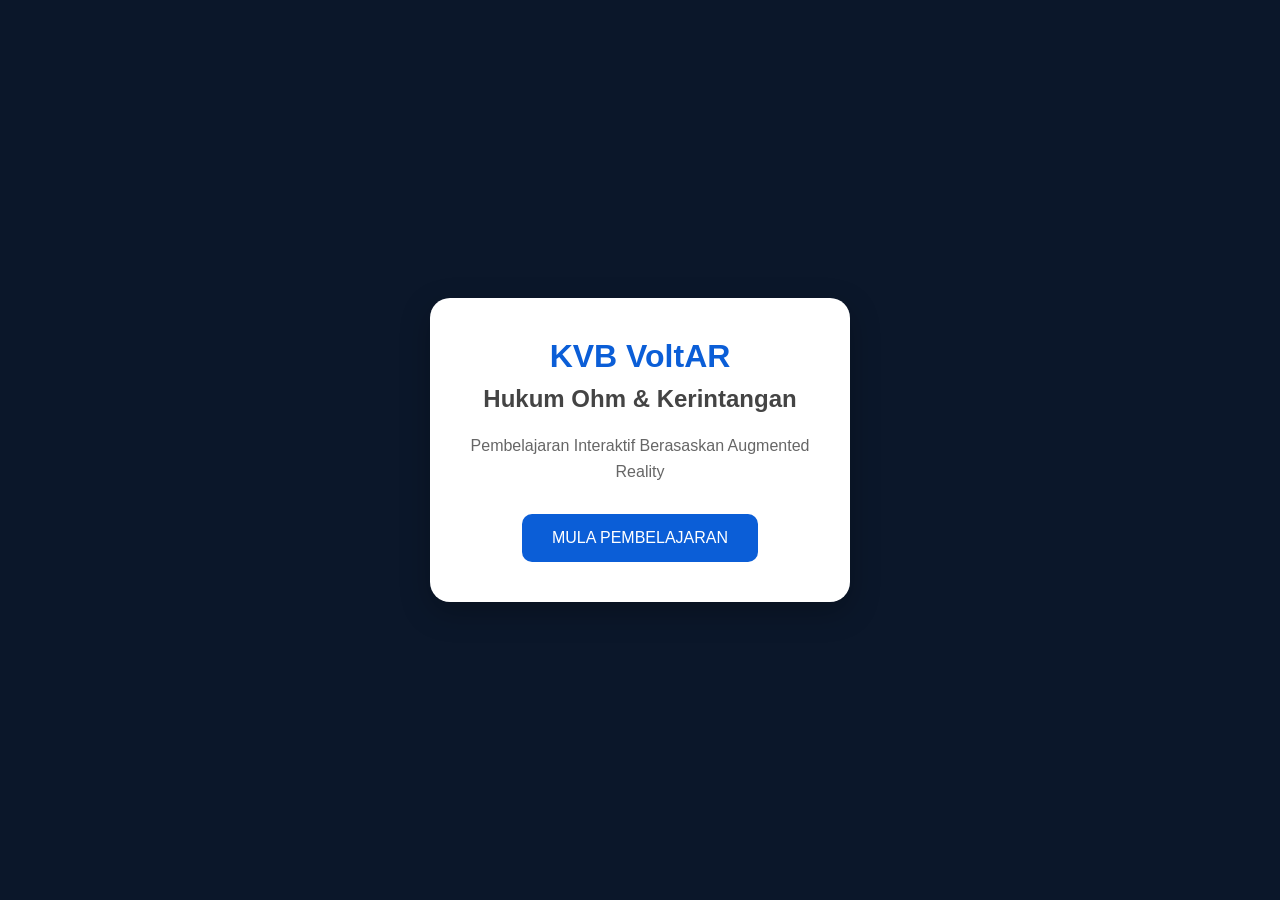
<file: index.html>
<!DOCTYPE html>
<html lang="ms">

<head>

    <meta charset="UTF-8">
    <meta name="viewport" content="width=device-width, initial-scale=1.0">

    <title>KVB VoltAR</title>

    <link rel="stylesheet" href="css/style.css">

</head>

<body>

    <div class="container">

        <div class="card">

            <h1>KVB VoltAR</h1>

            <h2>Hukum Ohm & Kerintangan</h2>

            <p>
                Pembelajaran Interaktif Berasaskan
                Augmented Reality
            </p>

            <button id="startButton">
                MULA PEMBELAJARAN
            </button>

        </div>

    </div>

    <script src="js/app.js"></script>

</body>

</html>
</file>
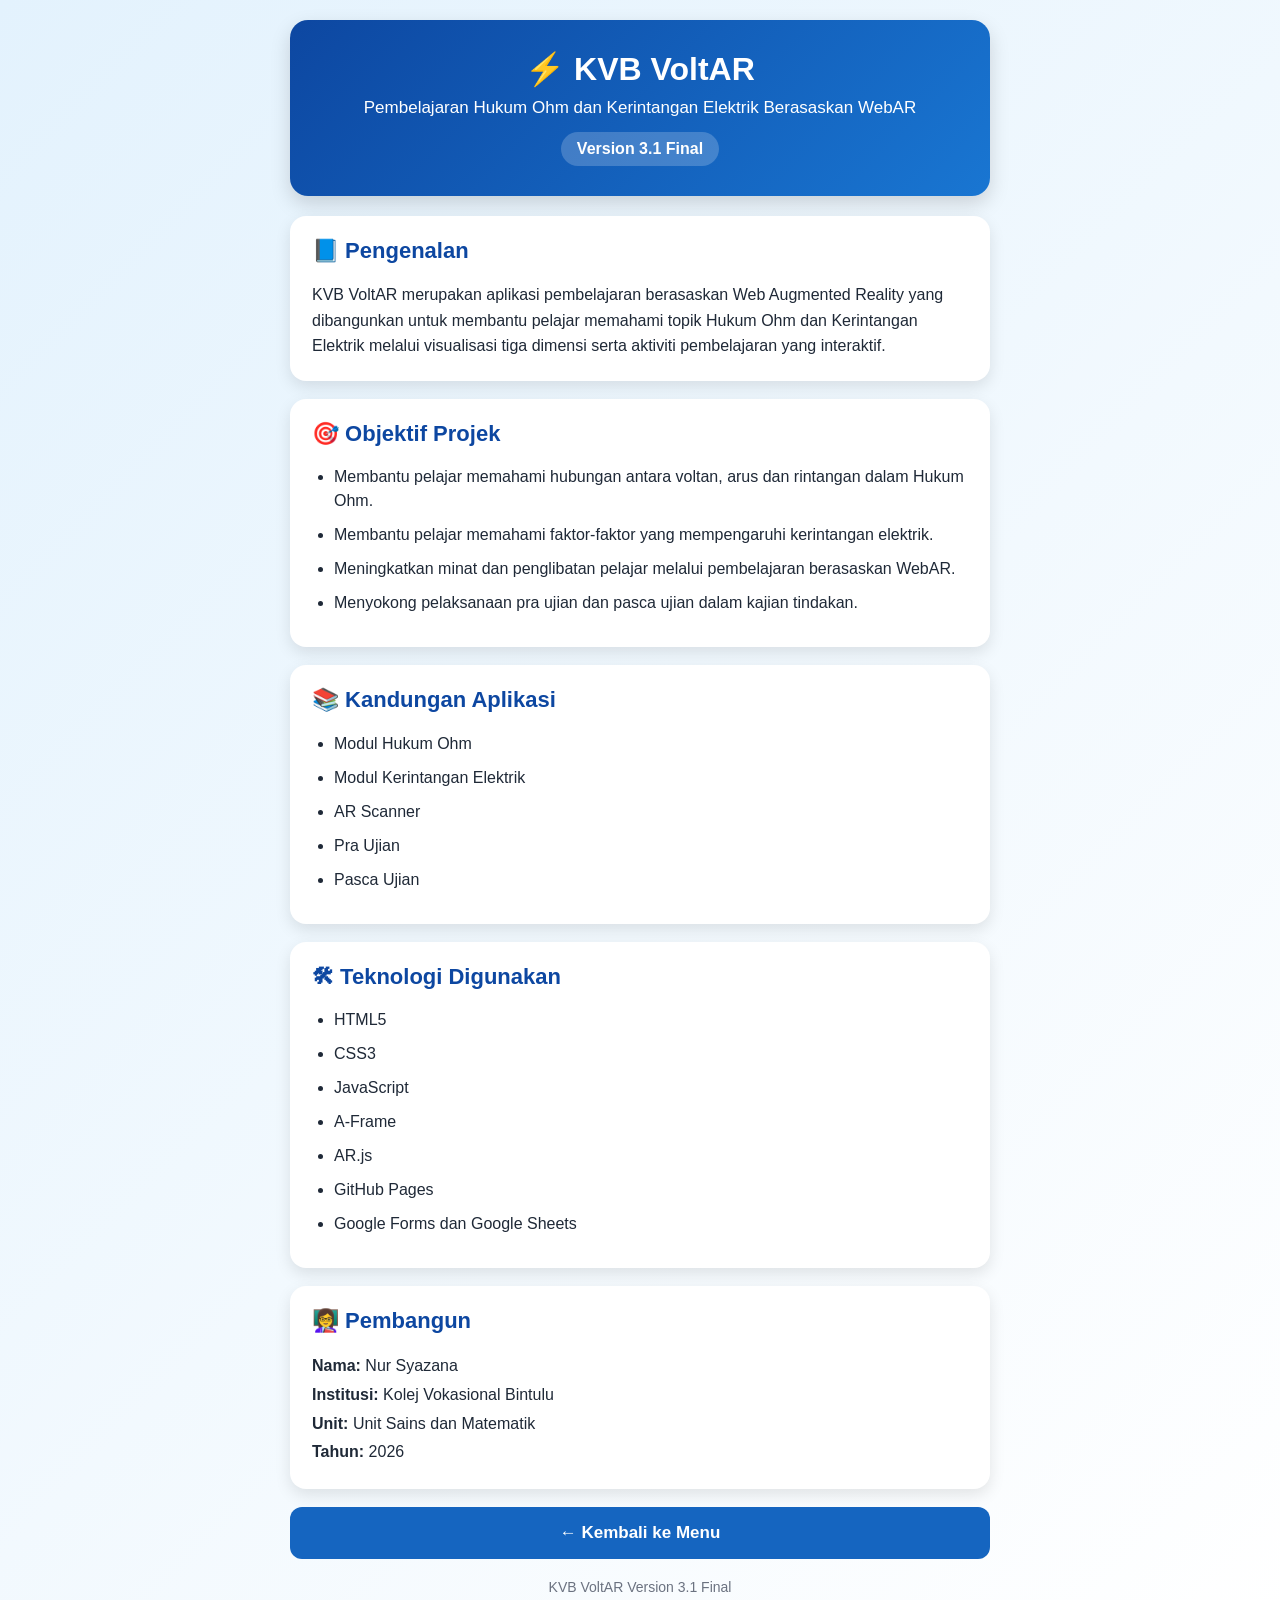
<file: about.html>
<!DOCTYPE html>
<html lang="ms">

<head>

    <meta charset="UTF-8">

    <meta name="viewport"
          content="width=device-width, initial-scale=1.0">

    <title>Tentang Projek - KVB VoltAR</title>

    <style>

        * {
            box-sizing: border-box;
        }

        body {
            margin: 0;
            min-height: 100vh;
            font-family: Arial, Helvetica, sans-serif;
            background: linear-gradient(
                135deg,
                #e3f2fd,
                #ffffff
            );
            color: #1f2937;
            padding: 20px;
        }

        .container {
            width: 100%;
            max-width: 700px;
            margin: 0 auto;
        }

        .header {
            background: linear-gradient(
                135deg,
                #0d47a1,
                #1976d2
            );
            color: white;
            text-align: center;
            padding: 30px 20px;
            border-radius: 18px;
            box-shadow: 0 8px 20px rgba(0, 0, 0, 0.15);
            margin-bottom: 20px;
        }

        .header h1 {
            margin: 0;
            font-size: 32px;
        }

        .header p {
            margin: 10px 0 0;
            font-size: 17px;
        }

        .version {
            display: inline-block;
            margin-top: 14px;
            padding: 8px 16px;
            background: rgba(255, 255, 255, 0.2);
            border-radius: 20px;
            font-weight: bold;
        }

        .card {
            background: white;
            padding: 22px;
            margin-bottom: 18px;
            border-radius: 16px;
            box-shadow: 0 6px 16px rgba(0, 0, 0, 0.10);
        }

        .card h2 {
            margin-top: 0;
            color: #0d47a1;
            font-size: 22px;
        }

        .card p {
            line-height: 1.6;
            margin-bottom: 0;
        }

        .card ul {
            padding-left: 22px;
            margin-bottom: 0;
        }

        .card li {
            margin-bottom: 10px;
            line-height: 1.5;
        }

        .developer-info {
            line-height: 1.8;
        }

        .back-button {
            display: block;
            width: 100%;
            border: none;
            background: #1565c0;
            color: white;
            padding: 16px;
            border-radius: 12px;
            font-size: 17px;
            font-weight: bold;
            cursor: pointer;
            margin-top: 10px;
            margin-bottom: 20px;
        }

        .back-button:hover {
            background: #0d47a1;
        }

        .footer {
            text-align: center;
            font-size: 14px;
            color: #6b7280;
            padding-bottom: 15px;
        }

        @media (max-width: 480px) {

            body {
                padding: 14px;
            }

            .header {
                padding: 24px 16px;
            }

            .header h1 {
                font-size: 27px;
            }

            .card {
                padding: 18px;
            }

            .card h2 {
                font-size: 20px;
            }
        }

    </style>

</head>

<body>

    <div class="container">

        <div class="header">

            <h1>⚡ KVB VoltAR</h1>

            <p>
                Pembelajaran Hukum Ohm dan Kerintangan Elektrik
                Berasaskan WebAR
            </p>

            <div class="version">
                Version 3.1 Final
            </div>

        </div>


        <div class="card">

            <h2>📘 Pengenalan</h2>

            <p>
                KVB VoltAR merupakan aplikasi pembelajaran berasaskan
                Web Augmented Reality yang dibangunkan untuk membantu
                pelajar memahami topik Hukum Ohm dan Kerintangan Elektrik
                melalui visualisasi tiga dimensi serta aktiviti pembelajaran
                yang interaktif.
            </p>

        </div>


        <div class="card">

            <h2>🎯 Objektif Projek</h2>

            <ul>

                <li>
                    Membantu pelajar memahami hubungan antara voltan,
                    arus dan rintangan dalam Hukum Ohm.
                </li>

                <li>
                    Membantu pelajar memahami faktor-faktor yang
                    mempengaruhi kerintangan elektrik.
                </li>

                <li>
                    Meningkatkan minat dan penglibatan pelajar melalui
                    pembelajaran berasaskan WebAR.
                </li>

                <li>
                    Menyokong pelaksanaan pra ujian dan pasca ujian
                    dalam kajian tindakan.
                </li>

            </ul>

        </div>


        <div class="card">

            <h2>📚 Kandungan Aplikasi</h2>

            <ul>

                <li>Modul Hukum Ohm</li>

                <li>Modul Kerintangan Elektrik</li>

                <li>AR Scanner</li>

                <li>Pra Ujian</li>

                <li>Pasca Ujian</li>

            </ul>

        </div>


        <div class="card">

            <h2>🛠 Teknologi Digunakan</h2>

            <ul>

                <li>HTML5</li>

                <li>CSS3</li>

                <li>JavaScript</li>

                <li>A-Frame</li>

                <li>AR.js</li>

                <li>GitHub Pages</li>

                <li>Google Forms dan Google Sheets</li>

            </ul>

        </div>


        <div class="card">

            <h2>👩‍🏫 Pembangun</h2>

            <div class="developer-info">

                <strong>Nama:</strong>
                Nur Syazana

                <br>

                <strong>Institusi:</strong>
                Kolej Vokasional Bintulu

                <br>

                <strong>Unit:</strong>
                Unit Sains dan Matematik

                <br>

                <strong>Tahun:</strong>
                2026

            </div>

        </div>


        <button
            class="back-button"
            onclick="window.location.href='menu.html?v=3.1-final'">

            ← Kembali ke Menu

        </button>


        <div class="footer">

            KVB VoltAR Version 3.1 Final

        </div>

    </div>

</body>

</html>
</file>
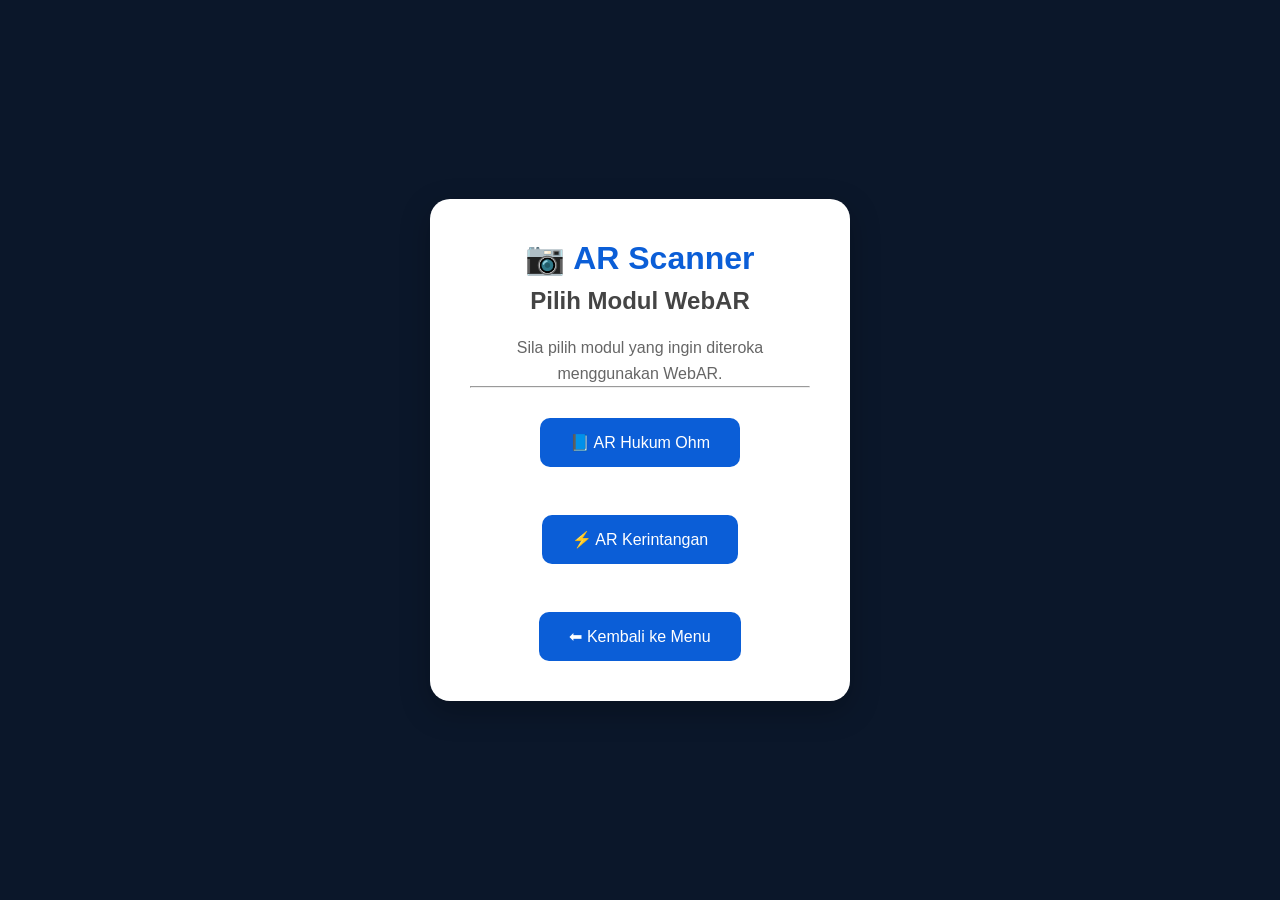
<file: ar.html>
<!DOCTYPE html>
<html lang="ms">
<head>
    <meta charset="UTF-8">
    <meta name="viewport" content="width=device-width, initial-scale=1.0">
    <title>KVB VoltAR - AR Scanner</title>

    <link rel="stylesheet" href="css/style.css">
</head>

<body>

<div class="container">

<div class="card">

<h1>📷 AR Scanner</h1>

<h2>Pilih Modul WebAR</h2>

<p>
Sila pilih modul yang ingin diteroka menggunakan WebAR.
</p>

<hr>

<button onclick="window.location.href='ar-ohm.html'">
📘 AR Hukum Ohm
</button>

<br><br>

<button onclick="window.location.href='ar-resistance.html'">
⚡ AR Kerintangan
</button>

<br><br>

<button onclick="window.location.href='menu.html'">
⬅ Kembali ke Menu
</button>

</div>

</div>

</body>
</html>
</file>
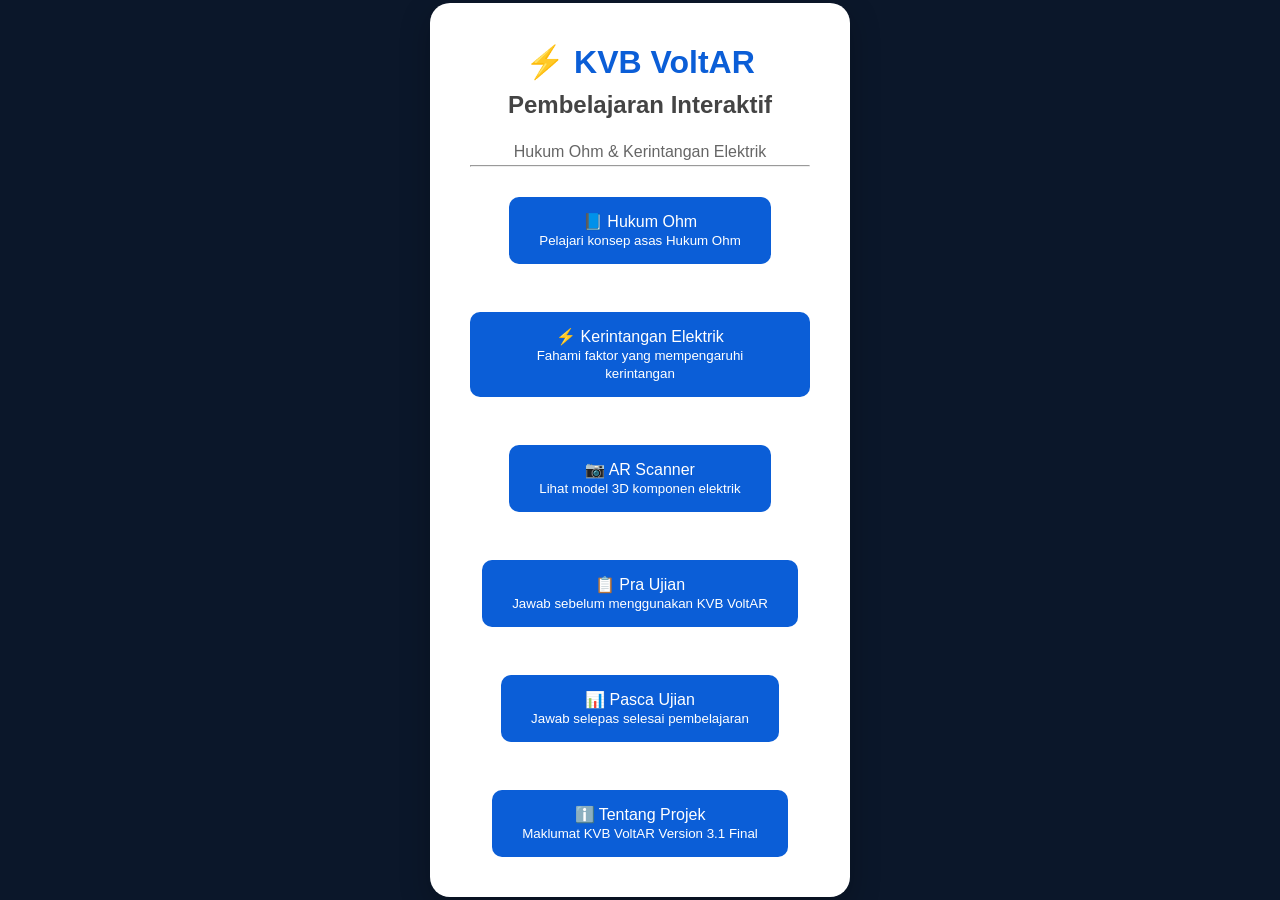
<file: menu.html>
<!DOCTYPE html>
<html lang="ms">

<head>

<meta charset="UTF-8">
<meta name="viewport" content="width=device-width, initial-scale=1.0">

<title>KVB VoltAR</title>

<link rel="stylesheet" href="css/style.css">

</head>

<body>

<div class="container">

<div class="card">

<h1>⚡ KVB VoltAR</h1>

<h2>Pembelajaran Interaktif</h2>

<p>
Hukum Ohm & Kerintangan Elektrik
</p>

<hr>

<button id="ohmButton">
📘 Hukum Ohm
<br>
<small>Pelajari konsep asas Hukum Ohm</small>
</button>

<br><br>

<button id="resistanceButton">
⚡ Kerintangan Elektrik
<br>
<small>Fahami faktor yang mempengaruhi kerintangan</small>
</button>

<br><br>

<button id="arButton">
📷 AR Scanner
<br>
<small>Lihat model 3D komponen elektrik</small>
</button>

<br><br>



<button id="pretestButton"
        onclick="window.location.href='pretest.html?v=3.1-final'">
📋 Pra Ujian
<br>
<small>Jawab sebelum menggunakan KVB VoltAR</small>
</button>

<br><br>

<button id="posttestButton"
        onclick="window.location.href='posttest.html?v=3.1-final'">
📊 Pasca Ujian
<br>
<small>Jawab selepas selesai pembelajaran</small>
</button>

<br><br>

<button id="aboutButton">
ℹ️ Tentang Projek
<br>
<small>Maklumat KVB VoltAR Version 3.1 Final</small>
</button>

</div>

</div>

<script src="js/menu.js?v=3.1-final"></script>

</body>

</html>
</file>
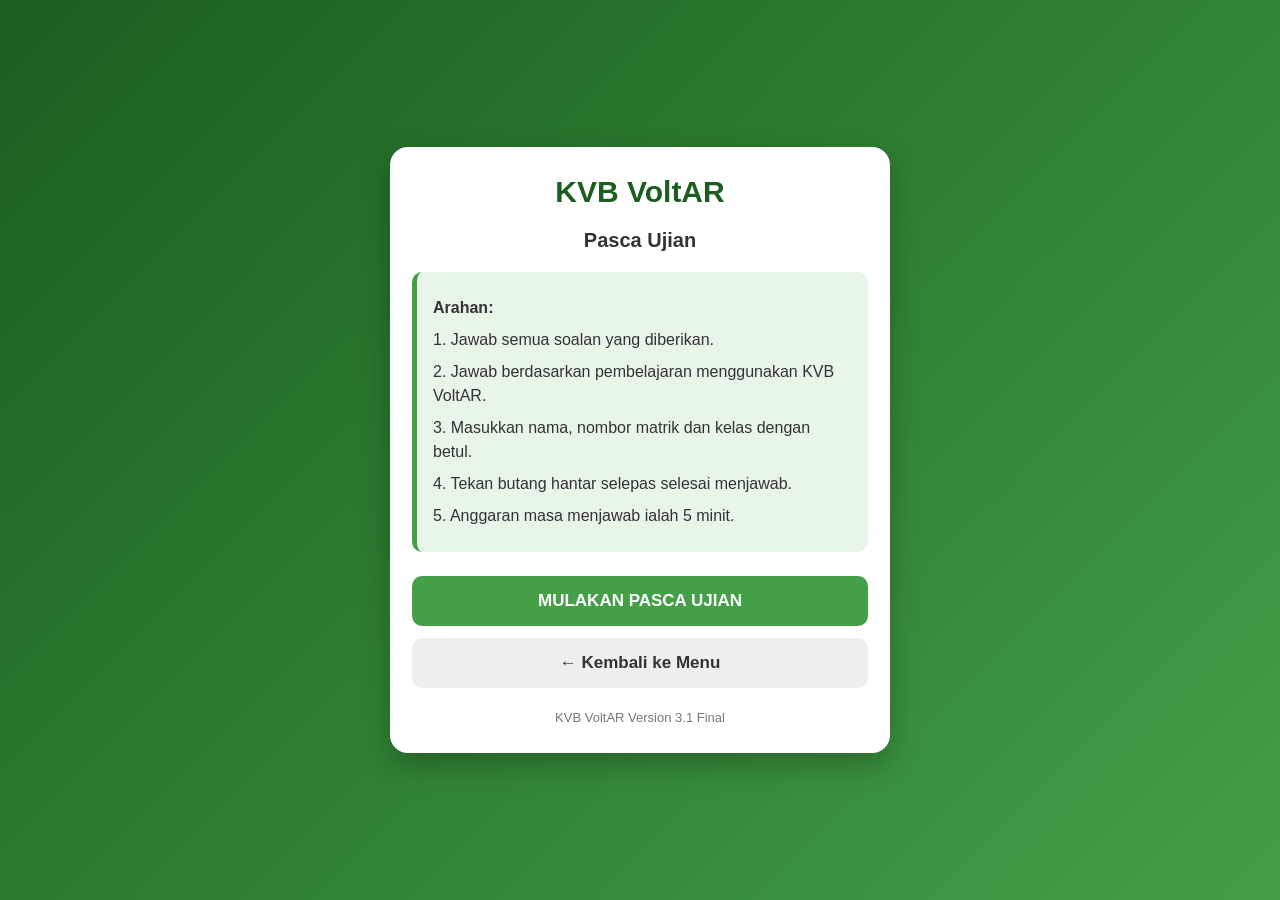
<file: posttest.html>
<!DOCTYPE html>
<html lang="ms">

<head>
    <meta charset="UTF-8">

    <meta name="viewport"
          content="width=device-width, initial-scale=1.0">

    <title>Pasca Ujian - KVB VoltAR</title>

    <style>
        * {
            box-sizing: border-box;
        }

        body {
            margin: 0;
            min-height: 100vh;
            font-family: Arial, sans-serif;
            background: linear-gradient(135deg, #1b5e20, #43a047);
            display: flex;
            justify-content: center;
            align-items: center;
            padding: 20px;
        }

        .container {
            width: 100%;
            max-width: 500px;
            background: white;
            border-radius: 18px;
            padding: 28px 22px;
            text-align: center;
            box-shadow: 0 12px 30px rgba(0, 0, 0, 0.25);
        }

        h1 {
            margin-top: 0;
            color: #1b5e20;
            font-size: 30px;
        }

        h2 {
            color: #333333;
            font-size: 20px;
            margin-bottom: 20px;
        }

        .instruction {
            background: #e8f5e9;
            border-left: 5px solid #43a047;
            border-radius: 10px;
            padding: 16px;
            text-align: left;
            margin-bottom: 24px;
        }

        .instruction p {
            margin: 8px 0;
            line-height: 1.5;
            color: #333333;
        }

        .start-button,
        .back-button {
            width: 100%;
            display: block;
            border: none;
            border-radius: 10px;
            padding: 15px;
            margin-top: 12px;
            font-size: 17px;
            font-weight: bold;
            cursor: pointer;
        }

        .start-button {
            background: #43a047;
            color: white;
        }

        .start-button:hover {
            background: #1b5e20;
        }

        .back-button {
            background: #eeeeee;
            color: #333333;
        }

        .back-button:hover {
            background: #dddddd;
        }

        .version {
            margin-top: 22px;
            color: #777777;
            font-size: 13px;
        }
    </style>
</head>

<body>

    <div class="container">

        <h1>KVB VoltAR</h1>

        <h2>Pasca Ujian</h2>

        <div class="instruction">
            <p><strong>Arahan:</strong></p>
            <p>1. Jawab semua soalan yang diberikan.</p>
            <p>2. Jawab berdasarkan pembelajaran menggunakan KVB VoltAR.</p>
            <p>3. Masukkan nama, nombor matrik dan kelas dengan betul.</p>
            <p>4. Tekan butang hantar selepas selesai menjawab.</p>
            <p>5. Anggaran masa menjawab ialah 5 minit.</p>
        </div>

        <button class="start-button" onclick="startPosttest()">
            MULAKAN PASCA UJIAN
        </button>

        <button class="back-button" onclick="goBack()">
            ← Kembali ke Menu
        </button>

        <div class="version">
            KVB VoltAR Version 3.1 Final
        </div>

    </div>

    <script>
        function startPosttest() {

            /*
            Gantikan pautan di bawah dengan pautan
            Google Form Pasca Ujian selepas borang siap.
            */

            window.location.href =
                "https://forms.gle/hcf4uVj99E1vTBHb7";
        }

        function goBack() {
            window.location.href = "menu.html";
        }
    </script>

</body>

</html>
</file>
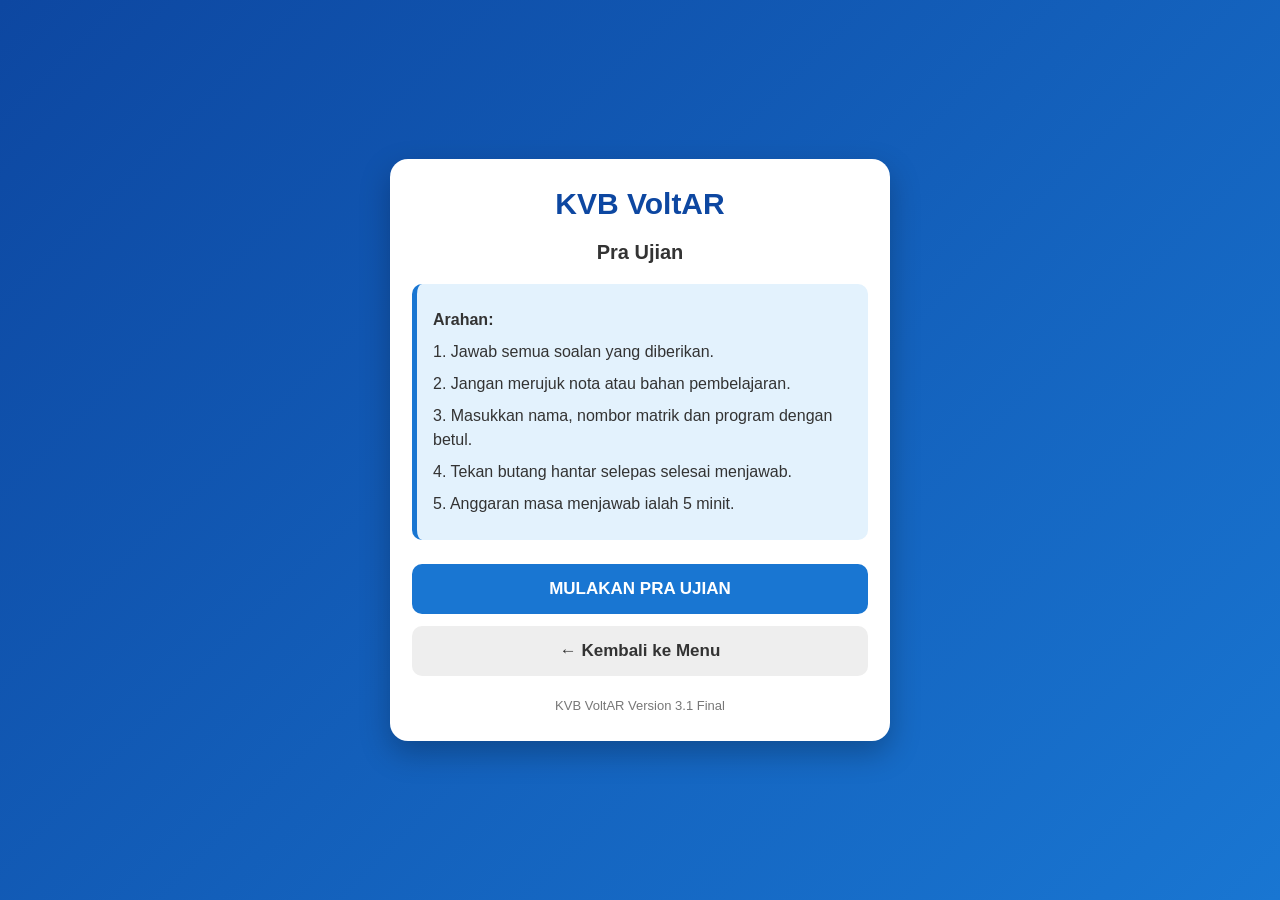
<file: pretest.html>
<!DOCTYPE html>
<html lang="ms">

<head>
    <meta charset="UTF-8">

    <meta name="viewport"
          content="width=device-width, initial-scale=1.0">

    <title>Pra Ujian - KVB VoltAR</title>

    <style>
        * {
            box-sizing: border-box;
        }

        body {
            margin: 0;
            min-height: 100vh;
            font-family: Arial, sans-serif;
            background: linear-gradient(135deg, #0d47a1, #1976d2);
            display: flex;
            justify-content: center;
            align-items: center;
            padding: 20px;
        }

        .container {
            width: 100%;
            max-width: 500px;
            background: white;
            border-radius: 18px;
            padding: 28px 22px;
            text-align: center;
            box-shadow: 0 12px 30px rgba(0, 0, 0, 0.25);
        }

        h1 {
            margin-top: 0;
            color: #0d47a1;
            font-size: 30px;
        }

        h2 {
            color: #333333;
            font-size: 20px;
            margin-bottom: 20px;
        }

        .instruction {
            background: #e3f2fd;
            border-left: 5px solid #1976d2;
            border-radius: 10px;
            padding: 16px;
            text-align: left;
            margin-bottom: 24px;
        }

        .instruction p {
            margin: 8px 0;
            line-height: 1.5;
            color: #333333;
        }

        .start-button,
        .back-button {
            width: 100%;
            display: block;
            border: none;
            border-radius: 10px;
            padding: 15px;
            margin-top: 12px;
            font-size: 17px;
            font-weight: bold;
            cursor: pointer;
        }

        .start-button {
            background: #1976d2;
            color: white;
        }

        .start-button:hover {
            background: #0d47a1;
        }

        .back-button {
            background: #eeeeee;
            color: #333333;
        }

        .back-button:hover {
            background: #dddddd;
        }

        .version {
            margin-top: 22px;
            color: #777777;
            font-size: 13px;
        }
    </style>
</head>

<body>

    <div class="container">

        <h1>KVB VoltAR</h1>

        <h2>Pra Ujian</h2>

        <div class="instruction">
            <p><strong>Arahan:</strong></p>
            <p>1. Jawab semua soalan yang diberikan.</p>
            <p>2. Jangan merujuk nota atau bahan pembelajaran.</p>
            <p>3. Masukkan nama, nombor matrik dan program dengan betul.</p>
            <p>4. Tekan butang hantar selepas selesai menjawab.</p>
            <p>5. Anggaran masa menjawab ialah 5 minit.</p>
        </div>

        <button class="start-button" onclick="startPretest()">
            MULAKAN PRA UJIAN
        </button>

        <button class="back-button" onclick="goBack()">
            ← Kembali ke Menu
        </button>

        <div class="version">
            KVB VoltAR Version 3.1 Final
        </div>

    </div>

    <script>
        function startPretest() {

            /*
            Gantikan pautan di bawah dengan pautan
            Google Form Pra Ujian selepas borang siap.
            */

            window.location.href =
                "https://forms.gle/YASoSTmvcJ21H2LV7";
        }

        function goBack() {
            window.location.href = "menu.html";
        }
    </script>

</body>

</html>
</file>
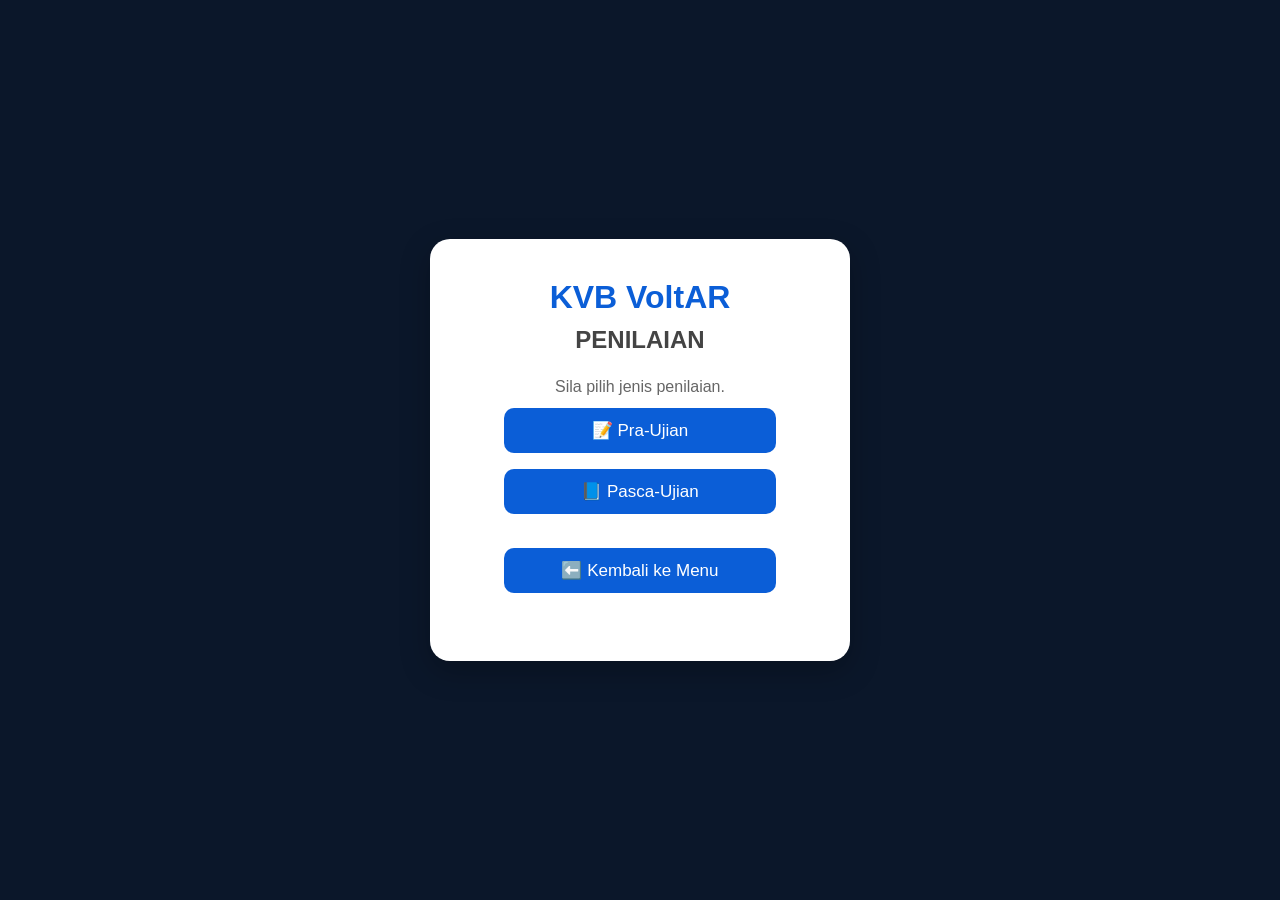
<file: quiz.html>
<!DOCTYPE html>
<html lang="ms">

<head>

<meta charset="UTF-8">
<meta name="viewport" content="width=device-width, initial-scale=1.0">

<title>KVB VoltAR - Penilaian</title>

<link rel="stylesheet" href="css/style.css">

<style>

.quiz-container{
    text-align:center;
}

.option-button{

    width:80%;
    padding:12px;
    margin:8px;

    font-size:17px;

}

#result{

    font-size:22px;
    font-weight:bold;

    margin-top:20px;

}

</style>

</head>


<body>


<div class="container">

<div class="card quiz-container">


<h1>KVB VoltAR</h1>

<h2 id="title">

PENILAIAN

</h2>


<div id="startPage">

<p>

Sila pilih jenis penilaian.

</p>


<button class="option-button"
onclick="startQuiz('Pra-Ujian')">

📝 Pra-Ujian

</button>


<br>


<button class="option-button"
onclick="startQuiz('Pasca-Ujian')">

📘 Pasca-Ujian

</button>


<br><br>


<button class="option-button"
onclick="window.location.href='menu.html'">

⬅️ Kembali ke Menu

</button>


</div>


<div id="quizPage" style="display:none;">


<h3 id="questionNumber"></h3>
<p id="quizInfo"
style="font-size:16px;
font-weight:bold;
color:#1565c0;
margin-bottom:20px;">

Topik:
Hukum Ohm dan Kerintangan Elektrik

<br><br>

Arahan:
Jawab semua soalan dengan memilih SATU jawapan yang paling tepat.

</p>

<p id="question"></p>


<div id="options"></div>


<button id="nextButton"
class="option-button"
onclick="nextQuestion()"
disabled>

Seterusnya

</button>




</div>


<div id="result"></div>


</div>

</div>



<script>


let mode="";

let currentQuestion=0;

let score=0;


const questions=[


{

question:"Apakah formula yang betul bagi Hukum Ohm?",

options:[

"A. V = I × R",

"B. V = I ÷ R",

"C. R = V × I",

"D. I = V × R"

],

answer:"A"

},


{

question:"Apakah unit SI bagi rintangan elektrik?",

options:[

"A. Volt (V)",

"B. Ampere (A)",

"C. Ohm (Ω)",

"D. Watt (W)"

],

answer:"C"

},


{

question:"Sebuah litar mempunyai voltan 12 V dan rintangan 4 Ω. Berapakah nilai arus?",

options:[

"A. 2 A",

"B. 3 A",

"C. 4 A",

"D. 48 A"

],

answer:"B"

},


{

question:"Faktor manakah menyebabkan kerintangan sesuatu konduktor meningkat?",

options:[

"A. Panjang konduktor berkurang",

"B. Luas keratan rentas bertambah",

"C. Panjang konduktor bertambah",

"D. Suhu konduktor berkurang"

],

answer:"C"

},


{

question:"Wayar A lebih panjang daripada Wayar B tetapi bahan dan luas keratan rentas adalah sama. Apakah keadaan kerintangan Wayar A?",

options:[

"A. Lebih rendah",

"B. Lebih tinggi",

"C. Sama",

"D. Tiada perubahan"

],

answer:"B"

}


];



function startQuiz(selectedMode){

mode=selectedMode;

document.getElementById("startPage").style.display="none";

document.getElementById("quizPage").style.display="block";

document.getElementById("title").innerHTML=mode;

showQuestion();

}



function showQuestion(){


let q=questions[currentQuestion];


document.getElementById("questionNumber").innerHTML=

"Soalan "+(currentQuestion+1)+" daripada 5";


document.getElementById("question").innerHTML=q.question;


let optionHTML="";


q.options.forEach(function(option){

let letter=option.charAt(0);


optionHTML+=`

<button class="option-button"
onclick="checkAnswer('${letter}')">

${option}

</button>

`;

});


document.getElementById("options").innerHTML=optionHTML;
document.getElementById("nextButton").disabled = true;

}



function checkAnswer(answer){

if(answer===questions[currentQuestion].answer){

score++;

}

document.getElementById("nextButton").disabled = false;

}






function nextQuestion(){


currentQuestion++;


if(currentQuestion<questions.length){

showQuestion();

}

else{

showResult();

}


}



function showResult(){


document.getElementById("quizPage").style.display="none";


let percentage=(score/5)*100;
let feedback="";

if(score===5){

feedback="🌟 Cemerlang! Anda menguasai konsep Hukum Ohm dan Kerintangan Elektrik.";

}

else if(score>=3){

feedback="👍 Bagus! Anda mempunyai kefahaman yang baik. Teruskan membuat ulang kaji.";

}

else{

feedback="📚 Perlu dipertingkatkan. Sila ulang kaji konsep asas Hukum Ohm dan Kerintangan Elektrik.";

}

document.getElementById("result").innerHTML=

`

<h2>Selesai!</h2>

<p>${mode}</p>

<p>Markah: ${score} / 5</p>

<p>${percentage}%</p>

<p>${feedback}</p>


<button class="option-button"
onclick="location.reload()">

Cuba Lagi

</button>


<br>


<button class="option-button"
onclick="window.location.href='menu.html'">

Kembali ke Menu

</button>

`;

}


</script>


</body>

</html>
</file>
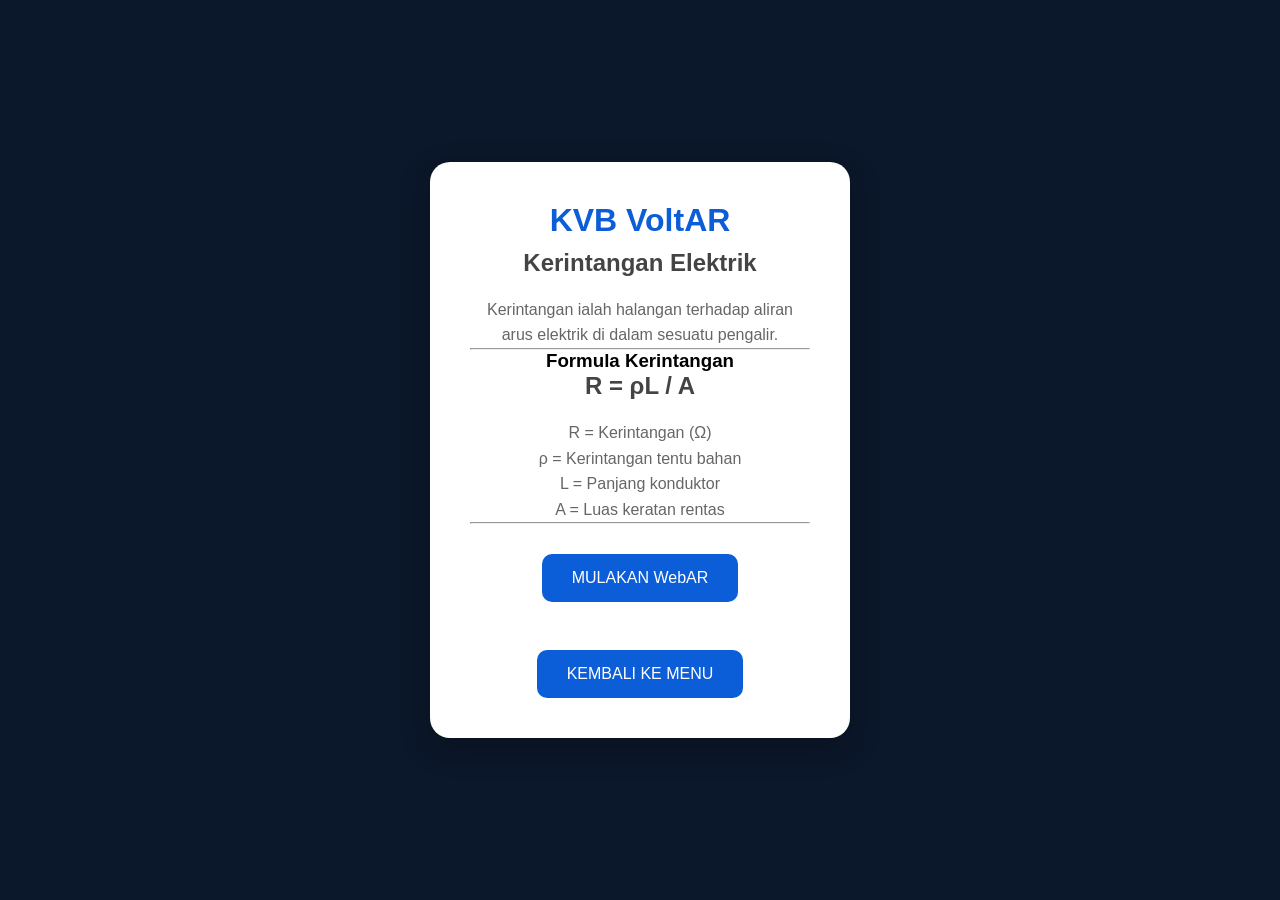
<file: resistance.html>
<!DOCTYPE html>
<html lang="ms">

<head>

<meta charset="UTF-8">

<meta name="viewport" content="width=device-width, initial-scale=1.0">

<title>KVB VoltAR - Kerintangan</title>

<link rel="stylesheet" href="css/style.css">

</head>

<body>

<div class="container">

<div class="card">

<h1>KVB VoltAR</h1>

<h2>Kerintangan Elektrik</h2>

<p>

Kerintangan ialah halangan terhadap aliran arus elektrik di dalam sesuatu pengalir.

</p>

<hr>

<h3>Formula Kerintangan</h3>

<h2>R = ρL / A</h2>

<p>

R = Kerintangan (Ω)

</p>

<p>

ρ = Kerintangan tentu bahan

</p>

<p>

L = Panjang konduktor

</p>

<p>

A = Luas keratan rentas

</p>

<hr>

<button onclick="window.location.href='ar-resistance.html'">

MULAKAN WebAR

</button>

<br><br>

<button onclick="window.location.href='menu.html'">

KEMBALI KE MENU

</button>

</div>

</div>

</body>

</html>
</file>
<file: css/style.css>
/* =========================
   KVB VoltAR
   ========================= */

*{
    margin:0;
    padding:0;
    box-sizing:border-box;
}

body{

    font-family:Arial, Helvetica, sans-serif;

    background:#0B172A;

    height:100vh;

    display:flex;

    justify-content:center;

    align-items:center;

}

.container{

    width:100%;

    display:flex;

    justify-content:center;

}

.card{

    width:420px;

    background:white;

    border-radius:20px;

    padding:40px;

    text-align:center;

    box-shadow:0 10px 30px rgba(0,0,0,0.25);

}

h1{

    color:#0B5ED7;

    margin-bottom:10px;

}

h2{

    color:#444;

    margin-bottom:20px;

}

p{

    color:#666;

    line-height:1.6;

}

button{

    margin-top:30px;

    background:#0B5ED7;

    color:white;

    border:none;

    padding:15px 30px;

    border-radius:10px;

    font-size:16px;

    cursor:pointer;

}

button:hover{

    background:#0949A8;

}
/* =========================
   Mobile Responsive
   ========================= */

@media screen and (max-width:768px){

body{

    padding:20px;
    height:auto;
    min-height:100vh;

}

.card{

    width:100%;
    max-width:420px;

    padding:25px;

}

h1{

    font-size:28px;

}

h2{

    font-size:22px;

}

p{

    font-size:16px;

}

button{

    width:100%;
    margin-top:15px;

}

}
</file>
